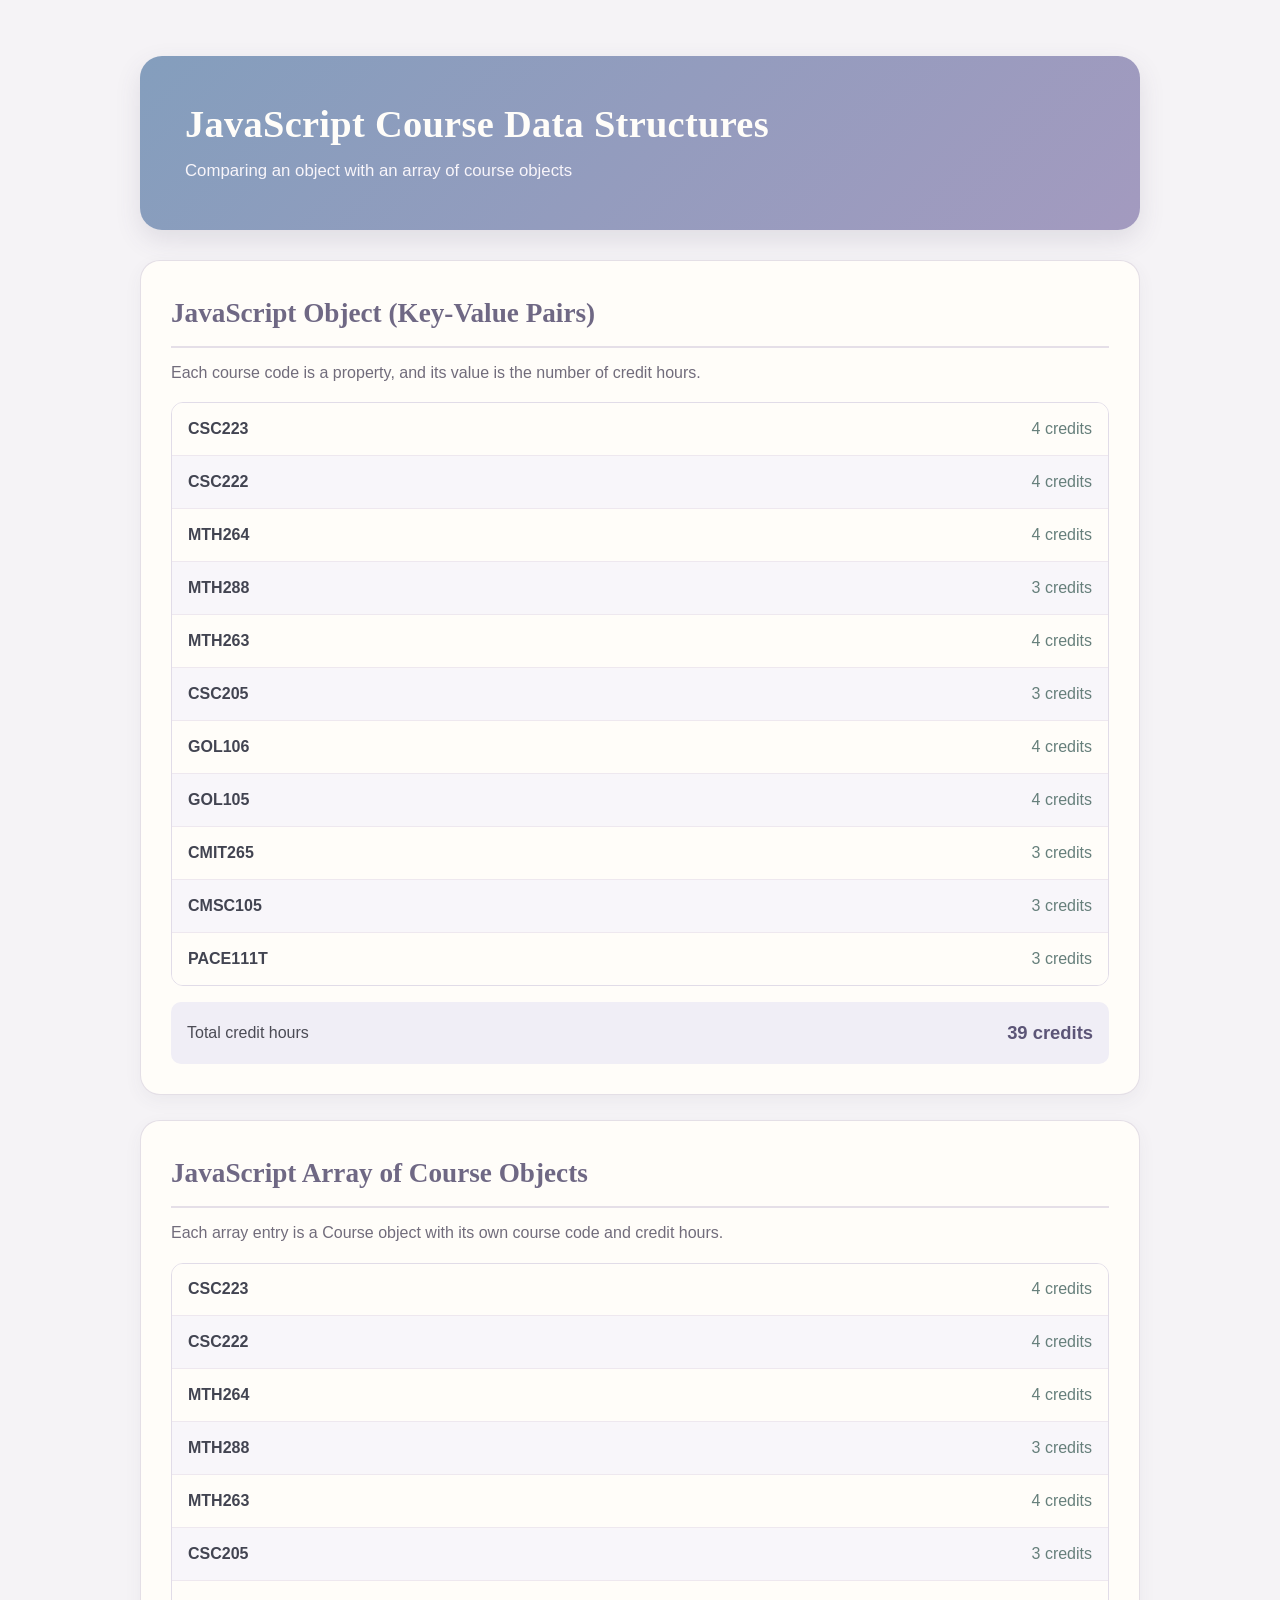
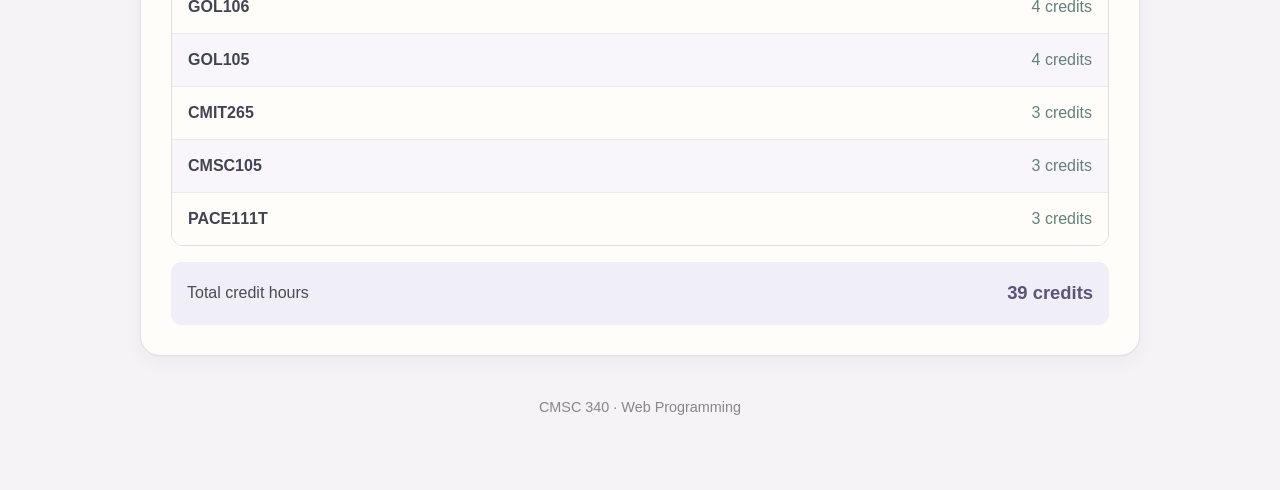
<file: javascript-course-data-structures/index.html>
<!DOCTYPE html>
<html lang="en">
<head>
    <meta charset="UTF-8">
    <meta name="viewport" content="width=device-width, initial-scale=1.0">
    <title>JavaScript Course Data Structures</title>
    <link rel="stylesheet" href="../design.css">
</head>

<body>
    <div class="container coursework-page discussion-six">
        <header>
            <h1>JavaScript Course Data Structures</h1>
            <p>Comparing an object with an array of course objects</p>
        </header>

        <main>
            <section>
                <h2>JavaScript Object (Key-Value Pairs)</h2>
                <p class="section-intro">
                    Each course code is a property, and its value is the number of credit hours.
                </p>
                <div id="associativeArray" class="course-list"></div>
            </section>

            <section>
                <h2>JavaScript Array of Course Objects</h2>
                <p class="section-intro">
                    Each array entry is a Course object with its own course code and credit hours.
                </p>
                <div id="courseObjects" class="course-list"></div>
            </section>
        </main>

        <footer>
            CMSC 340 · Web Programming
        </footer>
    </div>

    <script>
        // Reusable function to display one course as a styled row.
        function addCourseRow(container, courseCode, creditHours) {
            const courseRow = document.createElement("div");
            courseRow.className = "course-row";

            const codeLabel = document.createElement("span");
            codeLabel.className = "course-code";
            codeLabel.textContent = courseCode;

            const creditsLabel = document.createElement("span");
            creditsLabel.className = "credit-value";
            creditsLabel.textContent = creditHours + " credits";

            courseRow.append(codeLabel, creditsLabel);
            container.appendChild(courseRow);
        }

        // Reusable function to display a styled total.
        function addCreditTotal(container, total) {
            const totalRow = document.createElement("p");
            totalRow.className = "credit-total";

            const label = document.createElement("span");
            label.textContent = "Total credit hours";

            const value = document.createElement("strong");
            value.textContent = total + " credits";

            totalRow.append(label, value);
            container.after(totalRow);
        }

        // Each course code is a property; its credit hours are the value.
        const courses = {
            "CSC223": 4,
            "CSC222": 4,
            "MTH264": 4,
            "MTH288": 3,
            "MTH263": 4,
            "CSC205": 3,
            "GOL106": 4,
            "GOL105": 4,
            "CMIT265": 3,
            "CMSC105": 3,
            "PACE111T": 3
        };

        const associativeArraySection = document.getElementById("associativeArray");
        let totalCredits = 0;

        // for...in loops through an object's property names.
        for (const courseCode in courses) {
            addCourseRow(associativeArraySection, courseCode, courses[courseCode]);
            totalCredits += courses[courseCode];
        }

        addCreditTotal(associativeArraySection, totalCredits);

        // A Course object stores a course code and its credit hours together.
        class Course {
            constructor(courseCode, creditHours) {
                this.courseCode = courseCode;
                this.creditHours = creditHours;
            }
        }

        // An array containing Course objects.
        const courseObjArray = [
            new Course("CSC223", 4),
            new Course("CSC222", 4),
            new Course("MTH264", 4),
            new Course("MTH288", 3),
            new Course("MTH263", 4),
            new Course("CSC205", 3),
            new Course("GOL106", 4),
            new Course("GOL105", 4),
            new Course("CMIT265", 3),
            new Course("CMSC105", 3),
            new Course("PACE111T", 3)
        ];

        const courseObjectsSection = document.getElementById("courseObjects");
        let totalObjCredits = 0;

        // for...of loops through array values; each value here is a Course object.
        for (const course of courseObjArray) {
            addCourseRow(courseObjectsSection, course.courseCode, course.creditHours);
            totalObjCredits += course.creditHours;
        }

        addCreditTotal(courseObjectsSection, totalObjCredits);
    </script>
</body>
</html>
</file>
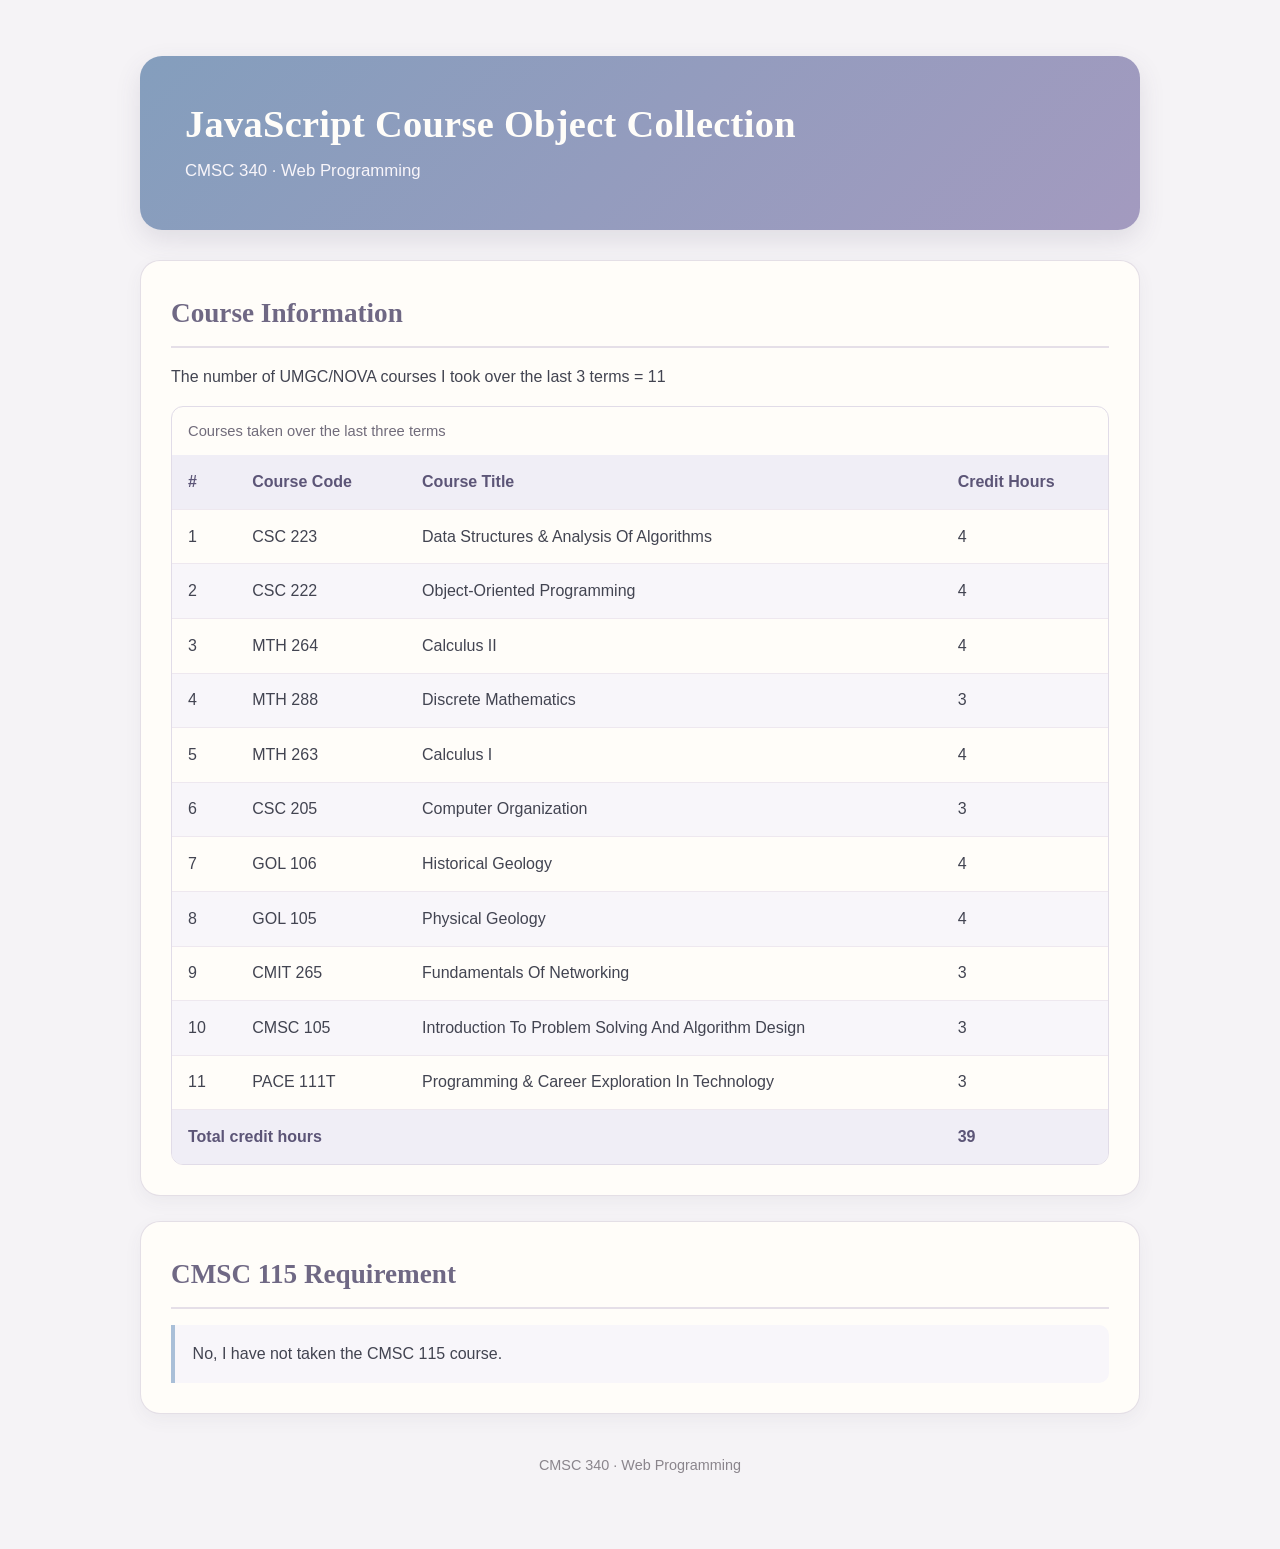
<file: javascript-course-object-collection/index.html>
<!DOCTYPE html>
<!--
    File Name: index.html
    Project: JavaScript Course Object Collection
    Author: Jacob Supplee
-->
<html lang="en">
<head>
    <meta charset="UTF-8">
    <meta name="viewport" content="width=device-width, initial-scale=1">
    <title>JavaScript Course Object Collection</title>
    <link rel="stylesheet" href="../design.css">
    <script src="courseObjects.js" defer></script>
</head>
<body>
    <main class="container coursework-page assignment-five">
        <header>
            <h1>JavaScript Course Object Collection</h1>
            <p>CMSC 340 · Web Programming</p>
        </header>

        <section>
            <h2>Course Information</h2>
            <p id="course-count" aria-live="polite"></p>

            <div class="assignment-five-table-wrap">
                <table class="assignment-five-table">
                    <caption>Courses taken over the last three terms</caption>
                    <thead>
                        <tr>
                            <th scope="col">#</th>
                            <th scope="col">Course Code</th>
                            <th scope="col">Course Title</th>
                            <th scope="col">Credit Hours</th>
                        </tr>
                    </thead>
                    <tbody id="course-table-body">
                        <!-- JavaScript adds course rows here. -->
                    </tbody>
                    <tfoot>
                        <tr>
                            <th scope="row" colspan="3">Total credit hours</th>
                            <td id="total-credits">Calculating...</td>
                        </tr>
                    </tfoot>
                </table>
            </div>
        </section>

        <section>
            <h2>CMSC 115 Requirement</h2>
            <p id="cmsc115-result" aria-live="polite">Checking course list...</p>
        </section>

        <footer>CMSC 340 · Web Programming</footer>
    </main>
</body>
</html>
</file>
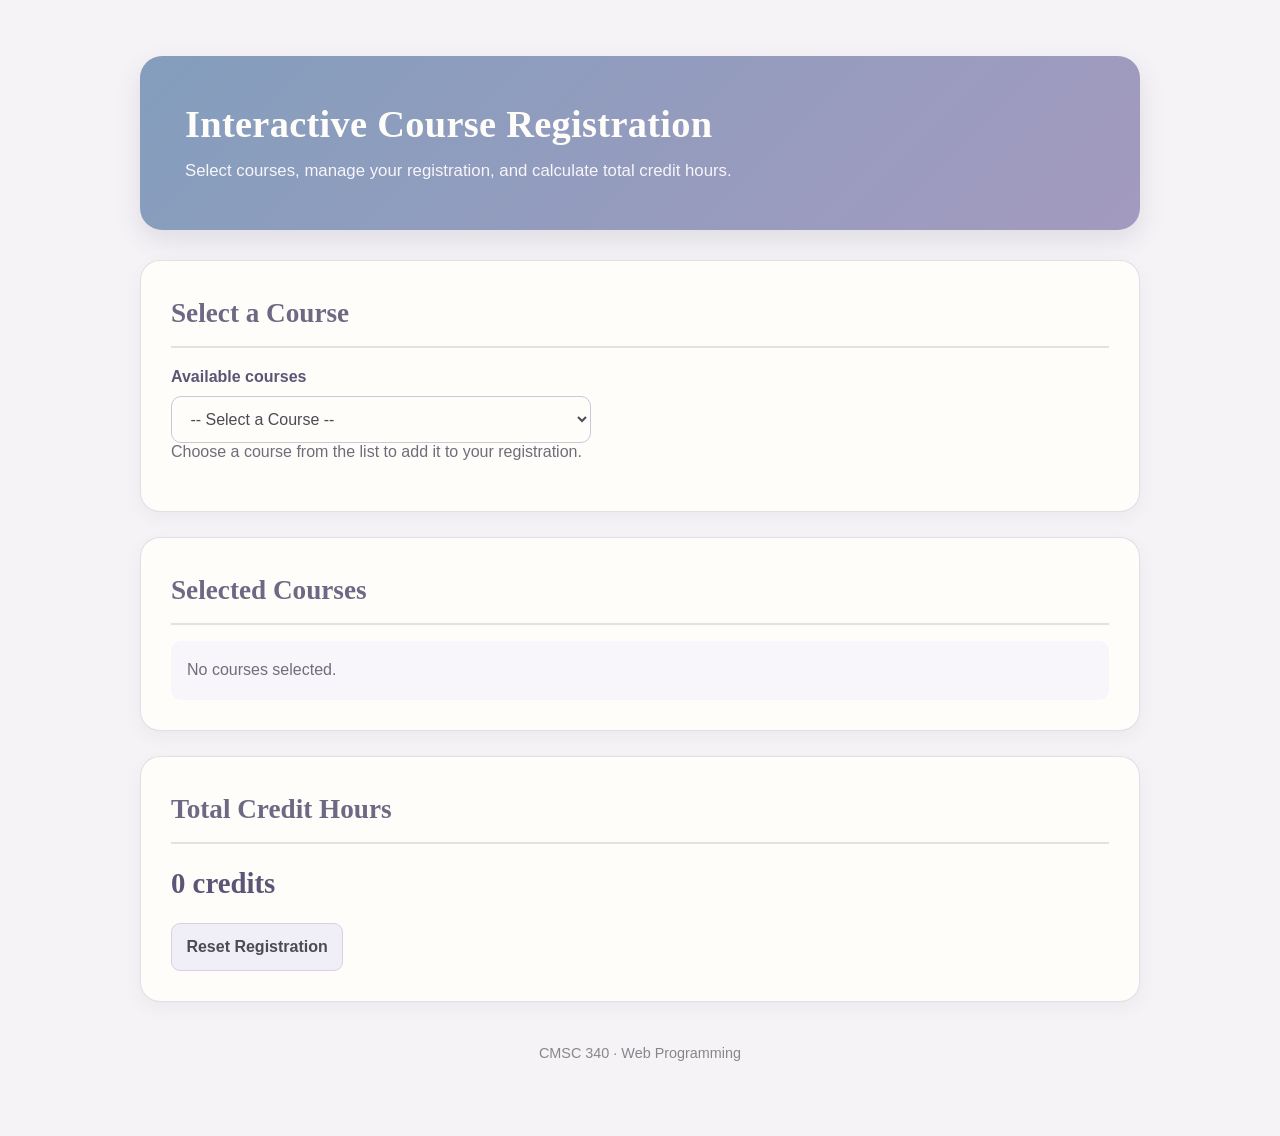
<file: javascript-course-registration/index.html>
<!DOCTYPE html>
<html lang="en">
<head>
    <meta charset="UTF-8">
    <meta name="viewport" content="width=device-width, initial-scale=1.0">
    <title>Interactive Course Registration</title>
    <link rel="stylesheet" href="../design.css">
</head>

<body>
    <div class="container coursework-page course-registration">
        <header>
            <h1>Interactive Course Registration</h1>
            <p>Select courses, manage your registration, and calculate total credit hours.</p>
        </header>

        <main>
            <section>
                <h2>Select a Course</h2>
                <label for="courseSelect">Available courses</label>
                <select id="courseSelect">
                    <option value="">-- Select a Course --</option>
                </select>
                <p id="selectionMessage" class="section-intro" role="status" aria-live="polite">
                    Choose a course from the list to add it to your registration.
                </p>
            </section>

            <section>
                <h2>Selected Courses</h2>
                <div id="selectedCourses" class="registration-list">
                    <p class="empty-state">No courses selected.</p>
                </div>
            </section>

            <section>
                <h2>Total Credit Hours</h2>
                <p id="totalHours" class="registration-total" aria-live="polite">0 credits</p>
                <button id="resetButton" type="button">Reset Registration</button>
            </section>
        </main>

        <footer>
            CMSC 340 · Web Programming
        </footer>
    </div>

    <script>
        // Represents one course and its credit-hour value.
        class Course {
            constructor(code, creditHours) {
                this.code = code;
                this.creditHours = creditHours;
            }
        }

        // Available courses that can be added to the registration.
        const courses = [
            new Course("CMSC 412", 3),
            new Course("CMSC 430", 3),
            new Course("CMSC 440", 3),
            new Course("CMSC 451", 3),
            new Course("CMSC 495", 3),
            new Course("CMIT 326", 3),
            new Course("CMIT 426", 3)
        ];

        const courseSelect = document.getElementById("courseSelect");
        const selectedCoursesDiv = document.getElementById("selectedCourses");
        const totalHoursDiv = document.getElementById("totalHours");
        const selectionMessage = document.getElementById("selectionMessage");
        const resetButton = document.getElementById("resetButton");

        // Fill the dropdown with the available courses.
        courses.forEach(function (course) {
            const option = document.createElement("option");
            option.value = course.code;
            option.textContent = course.code + " (" + course.creditHours + " credits)";
            courseSelect.appendChild(option);
        });

        // Holds the Course objects currently selected by the user.
        const selectedCourses = [];

        // Re-render the list and total whenever the selection changes.
        function renderRegistration() {
            selectedCoursesDiv.replaceChildren();

            if (selectedCourses.length === 0) {
                const emptyMessage = document.createElement("p");
                emptyMessage.className = "empty-state";
                emptyMessage.textContent = "No courses selected.";
                selectedCoursesDiv.appendChild(emptyMessage);
            } else {
                selectedCourses.forEach(function (course) {
                    const courseRow = document.createElement("div");
                    courseRow.className = "registration-row";

                    const courseInfo = document.createElement("span");
                    courseInfo.textContent = course.code + " — " + course.creditHours + " credits";

                    const removeButton = document.createElement("button");
                    removeButton.type = "button";
                    removeButton.className = "remove-course";
                    removeButton.textContent = "Remove";
                    removeButton.setAttribute("aria-label", "Remove " + course.code);
                    removeButton.addEventListener("click", function () {
                        removeCourse(course.code);
                    });

                    courseRow.append(courseInfo, removeButton);
                    selectedCoursesDiv.appendChild(courseRow);
                });
            }

            const totalHours = selectedCourses.reduce(function (total, course) {
                return total + course.creditHours;
            }, 0);

            totalHoursDiv.textContent = totalHours + (totalHours === 1 ? " credit" : " credits");
        }

        // Add a course unless it is already registered.
        function addCourse(courseCode) {
            const selectedCourse = courses.find(function (course) {
                return course.code === courseCode;
            });

            if (!selectedCourse) {
                return;
            }

            const alreadySelected = selectedCourses.some(function (course) {
                return course.code === selectedCourse.code;
            });

            if (alreadySelected) {
                selectionMessage.textContent = selectedCourse.code + " is already in your registration.";
                return;
            }

            selectedCourses.push(selectedCourse);
            selectionMessage.textContent = selectedCourse.code + " added successfully.";
            renderRegistration();
        }

        // Remove one course without clearing the rest.
        function removeCourse(courseCode) {
            const courseIndex = selectedCourses.findIndex(function (course) {
                return course.code === courseCode;
            });

            if (courseIndex === -1) {
                return;
            }

            selectedCourses.splice(courseIndex, 1);
            selectionMessage.textContent = courseCode + " removed from your registration.";
            renderRegistration();
        }

        // Handle changes to the dropdown.
        courseSelect.addEventListener("change", function () {
            if (courseSelect.value === "") {
                return;
            }

            addCourse(courseSelect.value);
            courseSelect.value = "";
        });

        // Reset the full registration.
        resetButton.addEventListener("click", function () {
            selectedCourses.length = 0;
            courseSelect.value = "";
            selectionMessage.textContent = "Registration has been reset.";
            renderRegistration();
        });

        // Show the initial empty state and zero-credit total.
        renderRegistration();
    </script>
</body>
</html>
</file>
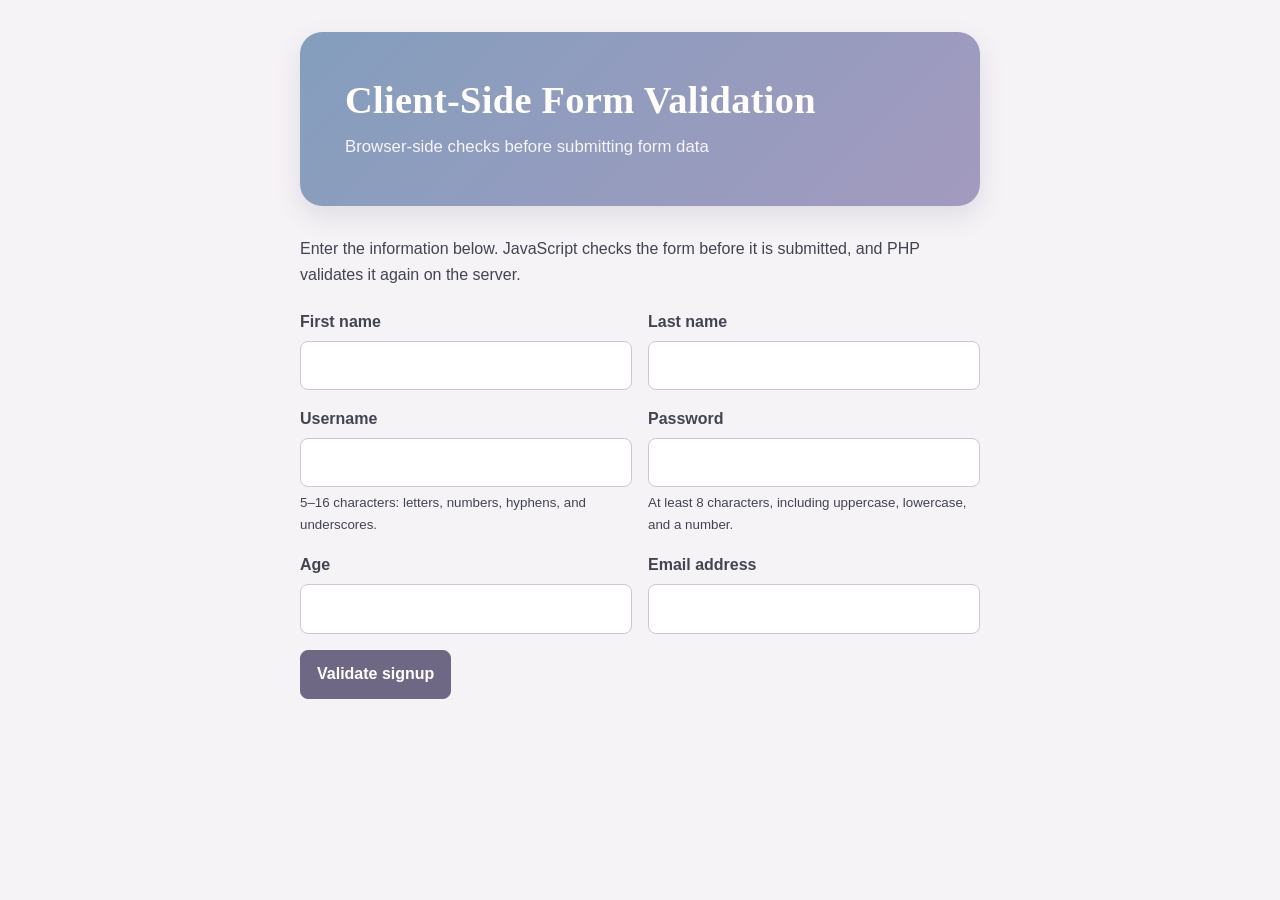
<file: web-form-validation/index.html>
<!DOCTYPE html>
<html lang="en">
<head>
    <meta charset="UTF-8">
    <meta name="viewport" content="width=device-width, initial-scale=1">
    <title>Client-Side Form Validation</title>
    <link rel="stylesheet" href="../design.css">
    <script src="validation.js" defer></script>
    <style>
        .legacy-signup {
            max-width: 680px;
            margin: 2rem auto;
        }

        .legacy-signup form {
            display: grid;
            grid-template-columns: repeat(2, minmax(0, 1fr));
            gap: 1rem;
            margin-top: 1.25rem;
        }

        .legacy-signup .field {
            display: flex;
            flex-direction: column;
            gap: 0.35rem;
            min-width: 0;
        }

        .legacy-signup label {
            font-weight: 700;
        }

        .legacy-signup input {
            width: 100%;
            min-height: 2.75rem;
            padding: 0.65rem 0.75rem;
            border: 1px solid #cfc5d9;
            border-radius: 0.5rem;
            font: inherit;
        }

        .legacy-signup input:focus-visible,
        .legacy-signup button:focus-visible {
            outline: 3px solid #a9bfd8;
            outline-offset: 2px;
        }

        .legacy-signup .form-actions {
            grid-column: 1 / -1;
        }

        .legacy-signup button {
            min-height: 2.75rem;
            padding: 0.65rem 1rem;
            border: 1px solid #6f6884;
            border-radius: 0.5rem;
            color: white;
            background: #6f6884;
            font: inherit;
            font-weight: 700;
            cursor: pointer;
        }

        .legacy-signup button:hover {
            background: #5c5577;
        }

        @media (max-width: 640px) {
            .legacy-signup form {
                grid-template-columns: minmax(0, 1fr);
            }

            .legacy-signup .form-actions {
                grid-column: 1;
            }
        }
    </style>
</head>
<body>
    <main class="container legacy-signup">
        <header>
            <h1>Client-Side Form Validation</h1>
            <p>Browser-side checks before submitting form data</p>
        </header>

        <p>Enter the information below. JavaScript checks the form before it is submitted, and PHP validates it again on the server.</p>

        <form method="post" action="server-validation.php" onsubmit="return validate(this)">
            <div class="field">
                <label for="forename">First name</label>
                <input id="forename" type="text" name="forename" maxlength="32"
                       autocomplete="given-name" required>
            </div>

            <div class="field">
                <label for="surname">Last name</label>
                <input id="surname" type="text" name="surname" maxlength="32"
                       autocomplete="family-name" required>
            </div>

            <div class="field">
                <label for="username">Username</label>
                <input id="username" type="text" name="username" minlength="5" maxlength="16"
                       pattern="[a-zA-Z0-9_-]+" autocomplete="username" required>
                <small>5–16 characters: letters, numbers, hyphens, and underscores.</small>
            </div>

            <div class="field">
                <label for="password">Password</label>
                <input id="password" type="password" name="password" minlength="8" maxlength="128"
                       autocomplete="new-password" required>
                <small>At least 8 characters, including uppercase, lowercase, and a number.</small>
            </div>

            <div class="field">
                <label for="age">Age</label>
                <input id="age" type="number" name="age" min="18" max="110" step="1"
                       inputmode="numeric" required>
            </div>

            <div class="field">
                <label for="email">Email address</label>
                <input id="email" type="email" name="email" maxlength="254"
                       autocomplete="email" required>
            </div>

            <div class="form-actions">
                <button type="submit">Validate signup</button>
            </div>
        </form>
    </main>
</body>
</html>
</file>
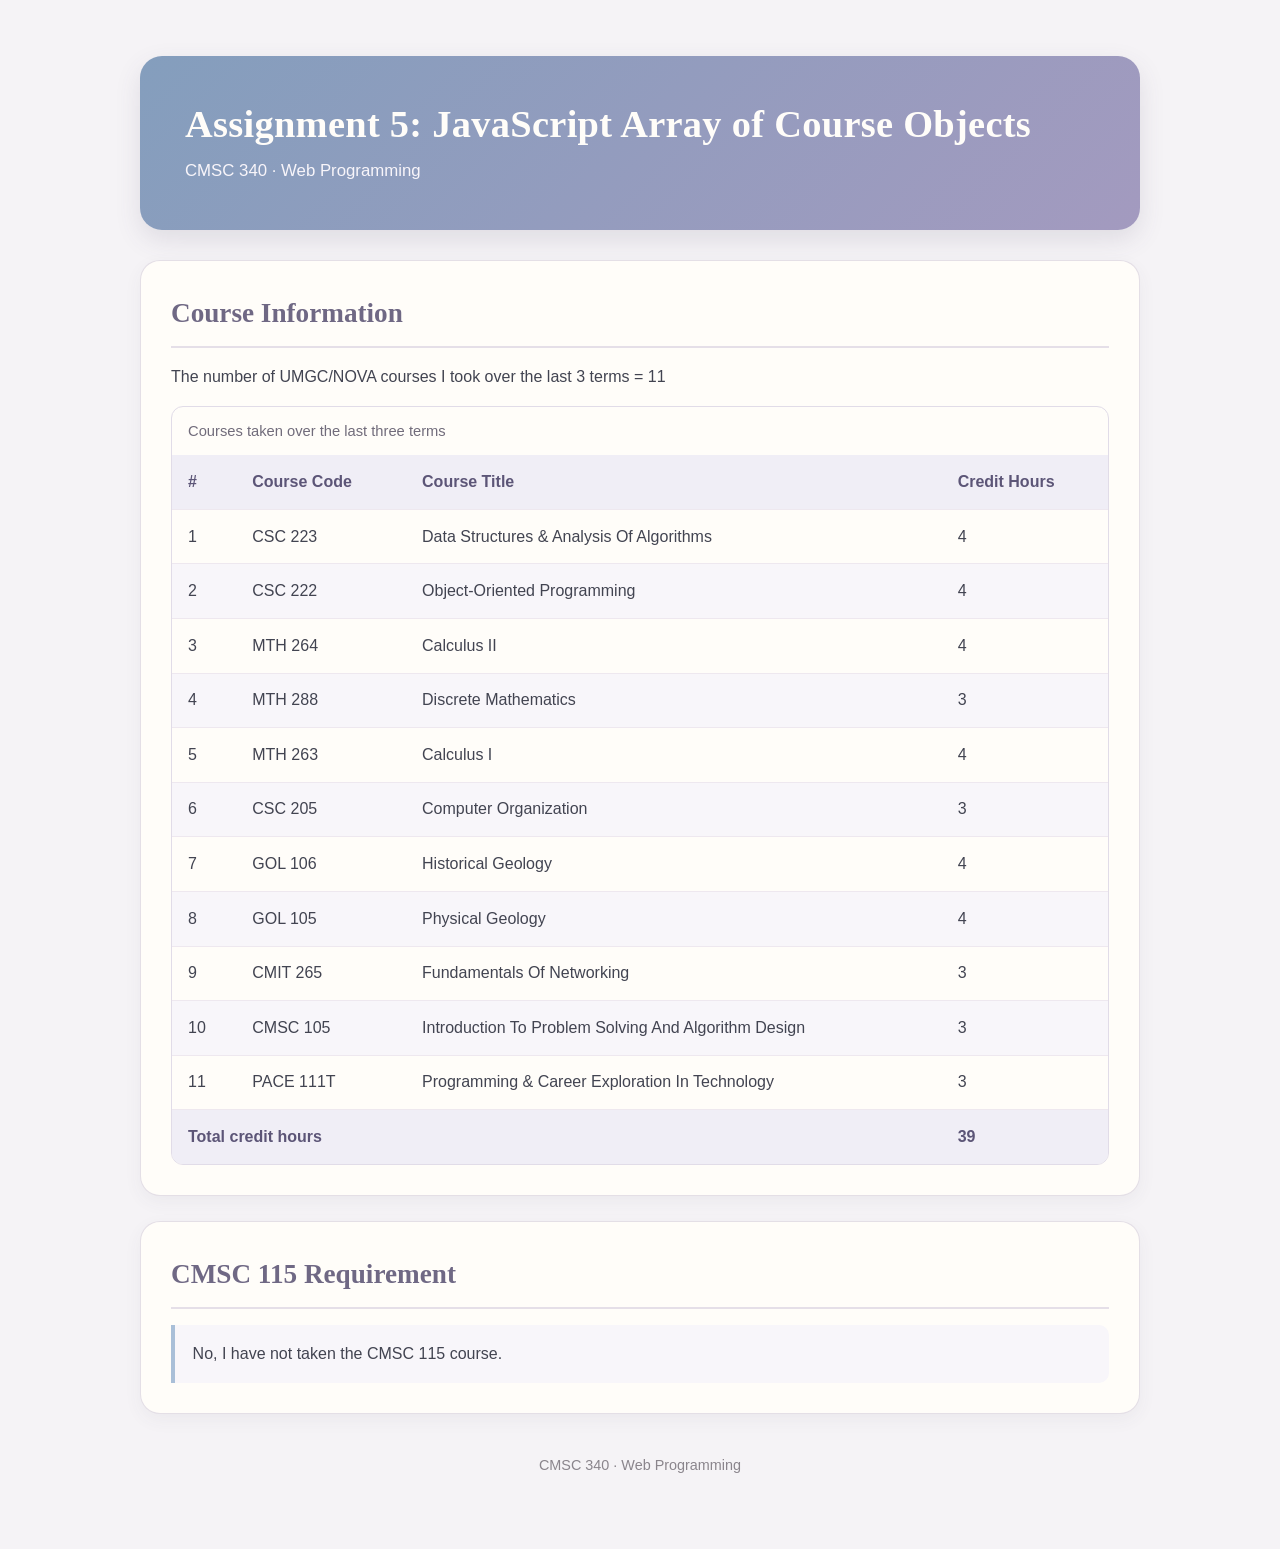
<file: assignment5/AssignmentSolution-W6-A1-JacobSupplee.html>
<!DOCTYPE html>
<!--
    File Name: AssignmentSolution-W6-A1-JacobSupplee.html
    Assignment: Week 6 Assignment 1
    Author: Jacob Supplee
-->
<html lang="en">
<head>
    <meta charset="UTF-8">
    <meta name="viewport" content="width=device-width, initial-scale=1">
    <title>Assignment 5: JavaScript Array of Course Objects</title>
    <link rel="stylesheet" href="../design.css">
    <script src="courseObjects.js" defer></script>
</head>
<body>
    <main class="container coursework-page assignment-five">
        <header>
            <h1>Assignment 5: JavaScript Array of Course Objects</h1>
            <p>CMSC 340 · Web Programming</p>
        </header>

        <section>
            <h2>Course Information</h2>
            <p id="course-count" aria-live="polite"></p>

            <div class="assignment-five-table-wrap">
                <table class="assignment-five-table">
                    <caption>Courses taken over the last three terms</caption>
                    <thead>
                        <tr>
                            <th scope="col">#</th>
                            <th scope="col">Course Code</th>
                            <th scope="col">Course Title</th>
                            <th scope="col">Credit Hours</th>
                        </tr>
                    </thead>
                    <tbody id="course-table-body">
                        <!-- JavaScript adds course rows here. -->
                    </tbody>
                    <tfoot>
                        <tr>
                            <th scope="row" colspan="3">Total credit hours</th>
                            <td id="total-credits">Calculating...</td>
                        </tr>
                    </tfoot>
                </table>
            </div>
        </section>

        <section>
            <h2>CMSC 115 Requirement</h2>
            <p id="cmsc115-result" aria-live="polite">Checking course list...</p>
        </section>

        <footer>CMSC 340 · Web Programming</footer>
    </main>
</body>
</html>
</file>
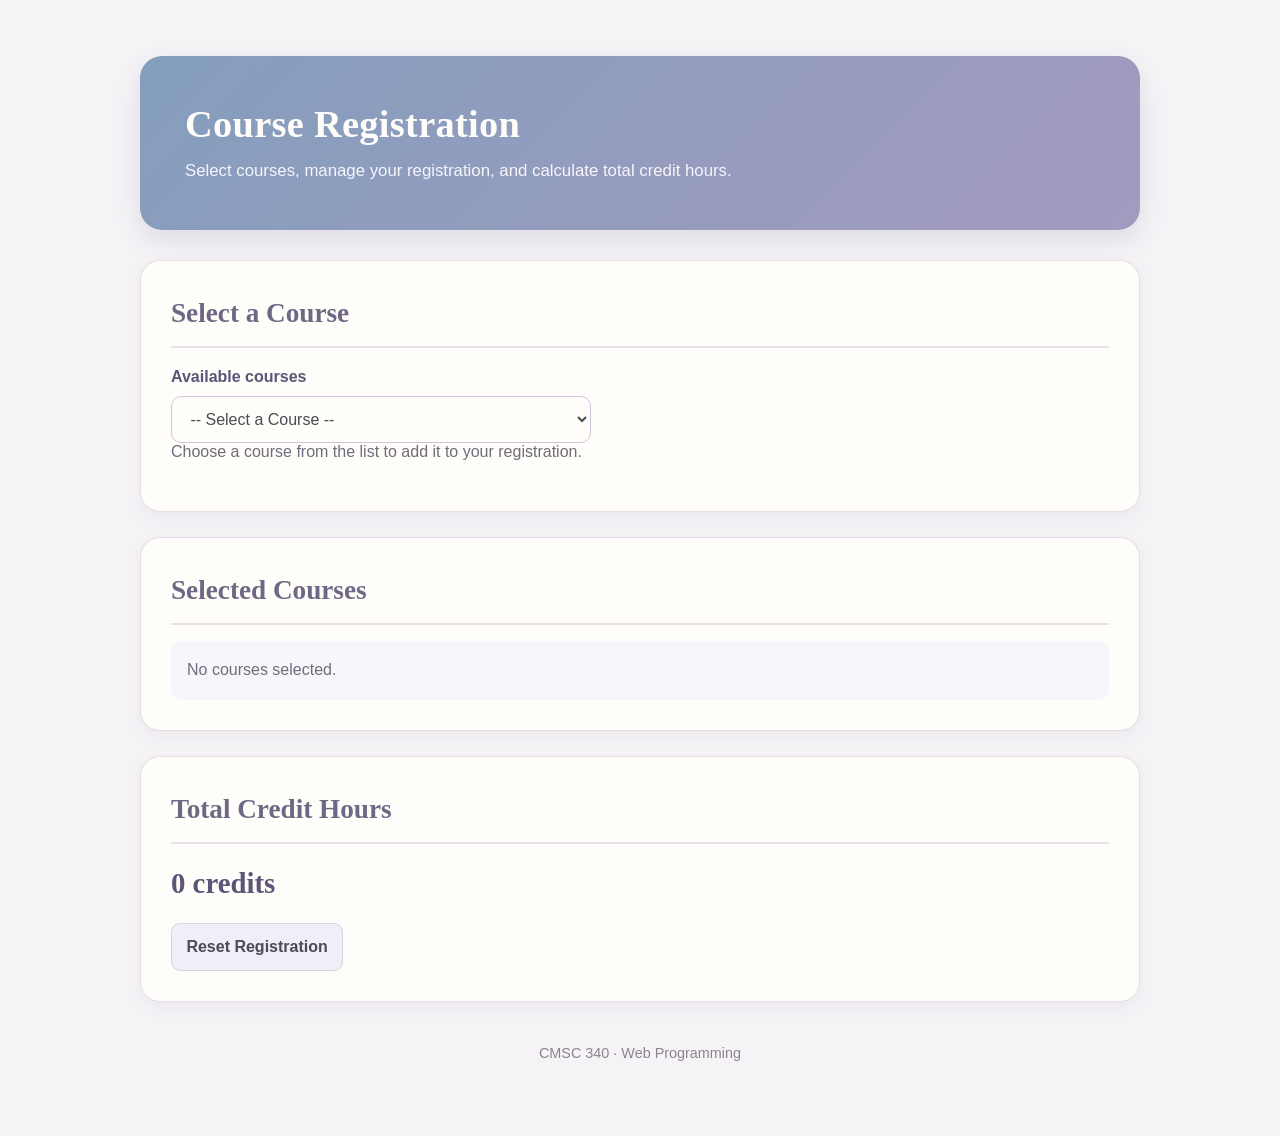
<file: discussion7/CourseRegistration.html>
<!DOCTYPE html>
<html lang="en">
<head>
    <meta charset="UTF-8">
    <meta name="viewport" content="width=device-width, initial-scale=1.0">
    <title>Course Registration</title>
    <link rel="stylesheet" href="../design.css">
</head>

<body>
    <div class="container coursework-page course-registration">
        <header>
            <h1>Course Registration</h1>
            <p>Select courses, manage your registration, and calculate total credit hours.</p>
        </header>

        <main>
            <section>
                <h2>Select a Course</h2>
                <label for="courseSelect">Available courses</label>
                <select id="courseSelect">
                    <option value="">-- Select a Course --</option>
                </select>
                <p id="selectionMessage" class="section-intro" role="status" aria-live="polite">
                    Choose a course from the list to add it to your registration.
                </p>
            </section>

            <section>
                <h2>Selected Courses</h2>
                <div id="selectedCourses" class="registration-list">
                    <p class="empty-state">No courses selected.</p>
                </div>
            </section>

            <section>
                <h2>Total Credit Hours</h2>
                <p id="totalHours" class="registration-total" aria-live="polite">0 credits</p>
                <button id="resetButton" type="button">Reset Registration</button>
            </section>
        </main>

        <footer>
            CMSC 340 · Web Programming
        </footer>
    </div>

    <script>
        // Represents one course and its credit-hour value.
        class Course {
            constructor(code, creditHours) {
                this.code = code;
                this.creditHours = creditHours;
            }
        }

        // Available courses that can be added to the registration.
        const courses = [
            new Course("CMSC 412", 3),
            new Course("CMSC 430", 3),
            new Course("CMSC 440", 3),
            new Course("CMSC 451", 3),
            new Course("CMSC 495", 3),
            new Course("CMIT 326", 3),
            new Course("CMIT 426", 3)
        ];

        const courseSelect = document.getElementById("courseSelect");
        const selectedCoursesDiv = document.getElementById("selectedCourses");
        const totalHoursDiv = document.getElementById("totalHours");
        const selectionMessage = document.getElementById("selectionMessage");
        const resetButton = document.getElementById("resetButton");

        // Fill the dropdown with the available courses.
        courses.forEach(function (course) {
            const option = document.createElement("option");
            option.value = course.code;
            option.textContent = course.code + " (" + course.creditHours + " credits)";
            courseSelect.appendChild(option);
        });

        // Holds the Course objects currently selected by the user.
        const selectedCourses = [];

        // Re-render the list and total whenever the selection changes.
        function renderRegistration() {
            selectedCoursesDiv.replaceChildren();

            if (selectedCourses.length === 0) {
                const emptyMessage = document.createElement("p");
                emptyMessage.className = "empty-state";
                emptyMessage.textContent = "No courses selected.";
                selectedCoursesDiv.appendChild(emptyMessage);
            } else {
                selectedCourses.forEach(function (course) {
                    const courseRow = document.createElement("div");
                    courseRow.className = "registration-row";

                    const courseInfo = document.createElement("span");
                    courseInfo.textContent = course.code + " — " + course.creditHours + " credits";

                    const removeButton = document.createElement("button");
                    removeButton.type = "button";
                    removeButton.className = "remove-course";
                    removeButton.textContent = "Remove";
                    removeButton.setAttribute("aria-label", "Remove " + course.code);
                    removeButton.addEventListener("click", function () {
                        removeCourse(course.code);
                    });

                    courseRow.append(courseInfo, removeButton);
                    selectedCoursesDiv.appendChild(courseRow);
                });
            }

            const totalHours = selectedCourses.reduce(function (total, course) {
                return total + course.creditHours;
            }, 0);

            totalHoursDiv.textContent = totalHours + (totalHours === 1 ? " credit" : " credits");
        }

        // Add a course unless it is already registered.
        function addCourse(courseCode) {
            const selectedCourse = courses.find(function (course) {
                return course.code === courseCode;
            });

            if (!selectedCourse) {
                return;
            }

            const alreadySelected = selectedCourses.some(function (course) {
                return course.code === selectedCourse.code;
            });

            if (alreadySelected) {
                selectionMessage.textContent = selectedCourse.code + " is already in your registration.";
                return;
            }

            selectedCourses.push(selectedCourse);
            selectionMessage.textContent = selectedCourse.code + " added successfully.";
            renderRegistration();
        }

        // Remove one course without clearing the rest.
        function removeCourse(courseCode) {
            const courseIndex = selectedCourses.findIndex(function (course) {
                return course.code === courseCode;
            });

            if (courseIndex === -1) {
                return;
            }

            selectedCourses.splice(courseIndex, 1);
            selectionMessage.textContent = courseCode + " removed from your registration.";
            renderRegistration();
        }

        // Handle changes to the dropdown.
        courseSelect.addEventListener("change", function () {
            if (courseSelect.value === "") {
                return;
            }

            addCourse(courseSelect.value);
            courseSelect.value = "";
        });

        // Reset the full registration.
        resetButton.addEventListener("click", function () {
            selectedCourses.length = 0;
            courseSelect.value = "";
            selectionMessage.textContent = "Registration has been reset.";
            renderRegistration();
        });

        // Show the initial empty state and zero-credit total.
        renderRegistration();
    </script>
</body>
</html>
</file>
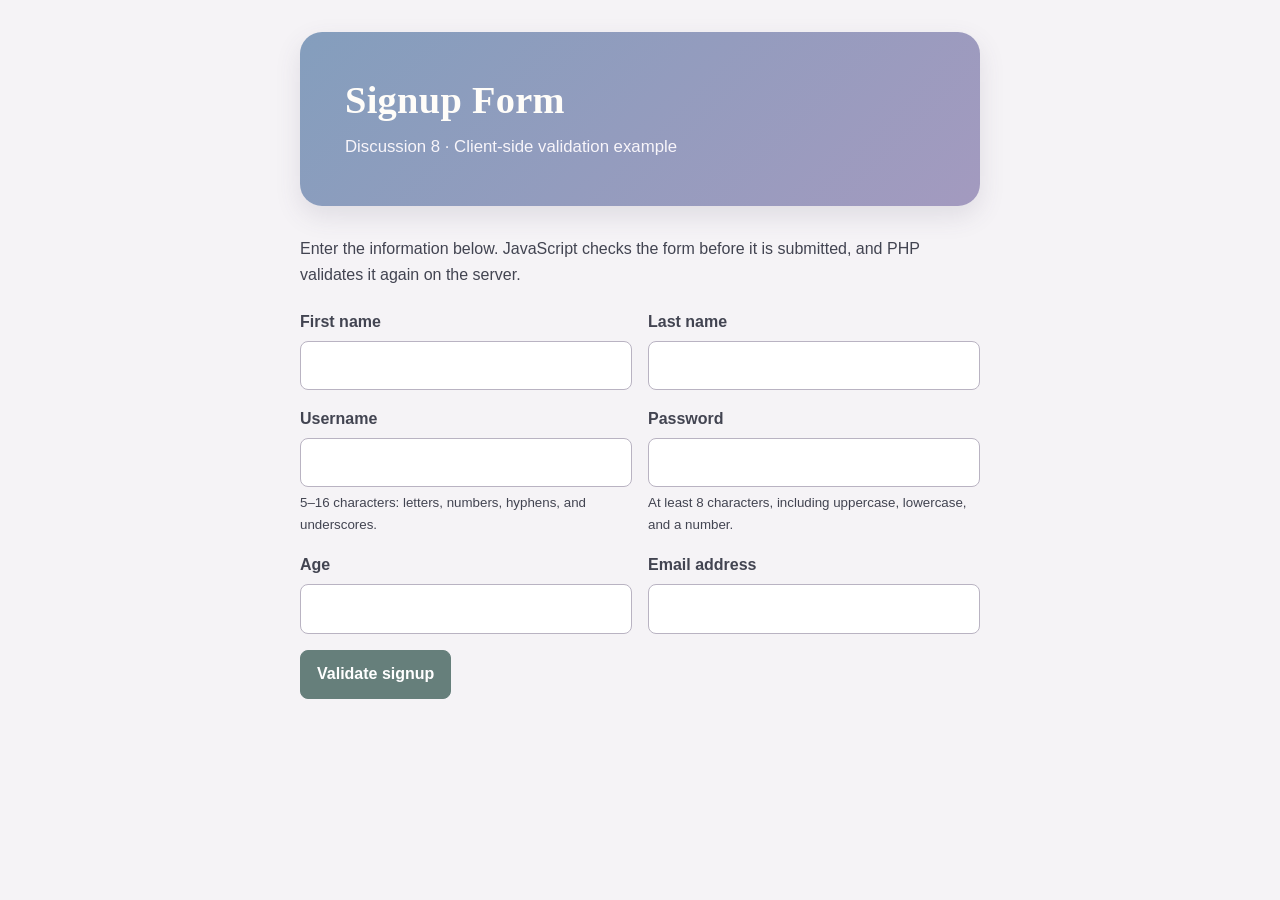
<file: discussion8/validate.html>
<!DOCTYPE html>
<html lang="en">
<head>
    <meta charset="UTF-8">
    <meta name="viewport" content="width=device-width, initial-scale=1">
    <title>Discussion 8: Signup Form</title>
    <link rel="stylesheet" href="../design.css">
    <script src="validate_functions.js" defer></script>
    <style>
        .legacy-signup {
            max-width: 680px;
            margin: 2rem auto;
        }

        .legacy-signup form {
            display: grid;
            grid-template-columns: repeat(2, minmax(0, 1fr));
            gap: 1rem;
            margin-top: 1.25rem;
        }

        .legacy-signup .field {
            display: flex;
            flex-direction: column;
            gap: 0.35rem;
            min-width: 0;
        }

        .legacy-signup label {
            font-weight: 700;
        }

        .legacy-signup input {
            width: 100%;
            min-height: 2.75rem;
            padding: 0.65rem 0.75rem;
            border: 1px solid #b9b3c2;
            border-radius: 0.5rem;
            font: inherit;
        }

        .legacy-signup input:focus-visible,
        .legacy-signup button:focus-visible {
            outline: 3px solid #2764c5;
            outline-offset: 2px;
        }

        .legacy-signup .form-actions {
            grid-column: 1 / -1;
        }

        .legacy-signup button {
            min-height: 2.75rem;
            padding: 0.65rem 1rem;
            border: 1px solid #667f7b;
            border-radius: 0.5rem;
            color: white;
            background: #667f7b;
            font: inherit;
            font-weight: 700;
            cursor: pointer;
        }

        .legacy-signup button:hover {
            background: #526a66;
        }

        @media (max-width: 640px) {
            .legacy-signup form {
                grid-template-columns: minmax(0, 1fr);
            }

            .legacy-signup .form-actions {
                grid-column: 1;
            }
        }
    </style>
</head>
<body>
    <main class="container legacy-signup">
        <header>
            <h1>Signup Form</h1>
            <p>Discussion 8 · Client-side validation example</p>
        </header>

        <p>Enter the information below. JavaScript checks the form before it is submitted, and PHP validates it again on the server.</p>

        <form method="post" action="adduser.php" onsubmit="return validate(this)">
            <div class="field">
                <label for="forename">First name</label>
                <input id="forename" type="text" name="forename" maxlength="32"
                       autocomplete="given-name" required>
            </div>

            <div class="field">
                <label for="surname">Last name</label>
                <input id="surname" type="text" name="surname" maxlength="32"
                       autocomplete="family-name" required>
            </div>

            <div class="field">
                <label for="username">Username</label>
                <input id="username" type="text" name="username" minlength="5" maxlength="16"
                       pattern="[a-zA-Z0-9_-]+" autocomplete="username" required>
                <small>5–16 characters: letters, numbers, hyphens, and underscores.</small>
            </div>

            <div class="field">
                <label for="password">Password</label>
                <input id="password" type="password" name="password" minlength="8" maxlength="128"
                       autocomplete="new-password" required>
                <small>At least 8 characters, including uppercase, lowercase, and a number.</small>
            </div>

            <div class="field">
                <label for="age">Age</label>
                <input id="age" type="number" name="age" min="18" max="110" step="1"
                       inputmode="numeric" required>
            </div>

            <div class="field">
                <label for="email">Email address</label>
                <input id="email" type="email" name="email" maxlength="254"
                       autocomplete="email" required>
            </div>

            <div class="form-actions">
                <button type="submit">Validate signup</button>
            </div>
        </form>
    </main>
</body>
</html>
</file>
<file: design.css>
/* Page */
body {
    font-family: "Trebuchet MS", Arial, sans-serif;
    background-color: #f7f3f5;
    color: #4b4b55;
    margin: 0;
    line-height: 1.6;
}

/* Main content */
.container {
    width: 85%;
    max-width: 1000px;
    margin: 50px auto;
}

/* Header */
header {
    background: linear-gradient(135deg, #a9bfd8, #b9b0d8);
    color: #fffdf9;
    padding: 45px;
    border-radius: 22px;
    margin-bottom: 30px;
    box-shadow: 0 8px 20px rgba(110, 100, 130, 0.16);
}

    header h1 {
        font-family: Georgia, "Times New Roman", serif;
        font-size: 2.4em;
        margin: 0 0 10px;
        letter-spacing: 0.3px;
    }

    header p {
        color: #f8f5fa;
        font-size: 1.05em;
        margin: 0;
    }

/* Sections */
section {
    background-color: #fffdf9;
    padding: 30px;
    margin-bottom: 25px;
    border-radius: 20px;
    box-shadow: 0 5px 15px rgba(90, 85, 95, 0.07);
}

    section h2 {
        font-family: Georgia, "Times New Roman", serif;
        color: #6f6884;
        font-size: 1.7em;
        margin-top: 0;
        margin-bottom: 20px;
        padding-bottom: 10px;
        border-bottom: 2px solid #e5dfe8;
    }

/* Lists */
ul {
    list-style: none;
    padding: 0;
    margin: 0;
}

li {
    margin-bottom: 12px;
}

/* Links */
a {
    display: block;
    background-color: #f3f0f6;
    color: #667f7b;
    text-decoration: none;
    font-weight: bold;
    padding: 15px 18px;
    border-radius: 12px;
    border: 1px solid #e1dce5;
    transition: all 0.2s ease;
}

    a:hover {
        background-color: #e8e2ee;
        color: #5d6575;
        border-color: #cfc5d9;
        transform: translateX(5px);
        box-shadow: 0 4px 10px rgba(100, 90, 110, 0.08);
    }

/* Footer */
footer {
    text-align: center;
    color: #8a858c;
    padding: 15px;
    font-size: 0.9em;
}

/* Login Page */
.login-box {
    width: 85%;
    max-width: 700px;
    margin: 100px auto;
    padding: 45px;
    background-color: #fffdf9;
    text-align: center;
    border-radius: 22px;
    box-shadow: 0 8px 20px rgba(90, 85, 95, 0.09);
    border: 1px solid #eee8ef;
}

    .login-box h1 {
        font-family: Georgia, "Times New Roman", serif;
        color: #6f6884;
        margin-top: 0;
        margin-bottom: 10px;
    }

    .login-box p {
        color: #718985;
        font-size: 1.1em;
        font-weight: bold;
    }


/* Coursework pages: scoped styles shared by Discussion 2, Discussion 3, and Assignment 1. */
.coursework-page {
    width: min(85%, 1000px);
}

.coursework-page section h2 {
    margin-bottom: 1rem;
}

.profile-grid {
    display: grid;
    grid-template-columns: repeat(2, minmax(0, 1fr));
    gap: 1rem;
}

.profile-card {
    min-width: 0;
    padding: 1.25rem;
    background: #f8f7fb;
    border: 1px solid #e1dce8;
    border-radius: 14px;
}

.profile-card h2 {
    margin: 0 0 1rem;
    color: #6f6884;
    font-family: Georgia, "Times New Roman", serif;
    font-size: 1.35rem;
}

.profile-details {
    display: grid;
    gap: 0.75rem;
    margin: 0;
}

.profile-details > div,
.calculation-result {
    display: flex;
    align-items: baseline;
    justify-content: space-between;
    gap: 1rem;
    padding-bottom: 0.65rem;
    border-bottom: 1px solid #e5dfe8;
}

.profile-details > div:last-child {
    padding-bottom: 0;
    border-bottom: 0;
}

.profile-details dt,
.calculation-result span {
    color: #716c7b;
    font-size: 0.92rem;
    font-weight: 700;
}

.profile-details dd {
    margin: 0;
    text-align: right;
    overflow-wrap: anywhere;
}

.section-intro {
    margin-top: -0.25rem;
    color: #716c7b;
}

.formula {
    margin: 0 0 1.25rem;
    color: #5c5577;
    font-family: Georgia, "Times New Roman", serif;
    font-size: clamp(1.2rem, 3vw, 1.6rem);
    font-weight: 700;
}

.calculation-result {
    padding: 0.9rem 0;
}

.calculation-result strong {
    text-align: right;
    overflow-wrap: anywhere;
}

/* Course rows and totals used by Discussions 6 and 7. */
.course-list {
    overflow: hidden;
    border: 1px solid #e1dce8;
    border-radius: 12px;
}

.course-row {
    display: flex;
    justify-content: space-between;
    gap: 1rem;
    padding: 0.8rem 1rem;
    background: #fffdf9;
    border-bottom: 1px solid #eee8ef;
}

.course-row:nth-child(even) {
    background: #f8f6fa;
}

.course-row:last-child {
    border-bottom: 0;
}

.course-code {
    font-weight: 700;
}

.credit-value {
    color: #667f7b;
    white-space: nowrap;
}

.credit-total {
    display: flex;
    justify-content: space-between;
    align-items: center;
    gap: 1rem;
    margin: 1rem 0 0;
    padding: 1rem;
    color: #4b4b55;
    background: #f0eef6;
    border-radius: 10px;
}

.credit-total strong {
    color: #5c5577;
    font-size: 1.15rem;
}

@media (max-width: 640px) {
    .coursework-page {
        width: 92%;
        margin-top: 1.5rem;
    }

    .coursework-page header {
        padding: 1.5rem;
    }

    .coursework-page header h1 {
        font-size: 1.8rem;
    }

    .coursework-page section {
        padding: 1.25rem;
    }

    .profile-grid {
        grid-template-columns: minmax(0, 1fr);
    }

    .course-row,
    .profile-details > div,
    .calculation-result {
        gap: 0.75rem;
    }
}

/* Discussion 7: interactive course registration page. */
.course-registration label {
    display: block;
    margin-bottom: 0.4rem;
    color: #5c5577;
    font-weight: 700;
}

.course-registration select {
    width: 100%;
    max-width: 420px;
    padding: 0.8rem 0.9rem;
    color: #4b4b55;
    background: #fffdf9;
    border: 1px solid #cfc5d9;
    border-radius: 10px;
    font: inherit;
}

.course-registration select:focus,
.course-registration button:focus-visible {
    outline: 3px solid #a9bfd8;
    outline-offset: 2px;
}

.registration-list {
    display: grid;
    gap: 0.65rem;
}

.registration-row {
    display: flex;
    align-items: center;
    justify-content: space-between;
    gap: 1rem;
    padding: 0.85rem 1rem;
    background: #f8f6fa;
    border: 1px solid #e5dfe8;
    border-radius: 10px;
}

.registration-total {
    margin: 0 0 1rem;
    color: #5c5577;
    font-family: Georgia, "Times New Roman", serif;
    font-size: 1.8rem;
    font-weight: 700;
}

.course-registration button {
    padding: 0.6rem 0.9rem;
    color: #4b4b55;
    background: #f0eef6;
    border: 1px solid #d9d1e2;
    border-radius: 9px;
    font: inherit;
    font-weight: 700;
    cursor: pointer;
}

.course-registration button:hover {
    background: #e5dfef;
}

.course-registration .remove-course {
    color: #7b4f59;
    background: #f8edf0;
    border-color: #ead4da;
    white-space: nowrap;
}

.course-registration .remove-course:hover {
    background: #f1dfe4;
}

.empty-state {
    margin: 0;
    padding: 1rem;
    color: #716c7b;
    background: #f8f6fa;
    border-radius: 10px;
}

@media (max-width: 640px) {
    .registration-row {
        align-items: flex-start;
        flex-direction: column;
    }
}


/* Assignment 2: PHP array of course objects. */
.assignment-two-summary {
    display: grid;
    grid-template-columns: repeat(2, minmax(0, 1fr));
    gap: 1rem;
}

.assignment-two-summary > div {
    display: flex;
    flex-direction: column;
    gap: 0.25rem;
    padding: 1.1rem 1.25rem;
    background: #f0eef6;
    border-radius: 12px;
}

.assignment-two-summary span {
    color: #716c7b;
    font-size: 0.92rem;
    font-weight: 700;
}

.assignment-two-summary strong {
    color: #5c5577;
    font-family: Georgia, "Times New Roman", serif;
    font-size: 1.8rem;
}

.assignment-two-table-wrap {
    width: 100%;
    overflow-x: auto;
    border: 1px solid #e1dce8;
    border-radius: 12px;
}

.assignment-two-table {
    width: 100%;
    border-collapse: collapse;
    text-align: left;
}

.assignment-two-table th,
.assignment-two-table td {
    padding: 0.85rem 1rem;
    border-bottom: 1px solid #eee8ef;
    vertical-align: top;
}

.assignment-two-table th {
    color: #5c5577;
    background: #f0eef6;
    font-size: 0.92rem;
}

.assignment-two-table tbody tr:nth-child(even) {
    background: #f8f6fa;
}

.assignment-two-table tbody tr:last-child td {
    border-bottom: 0;
}

.assignment-two-table th:first-child,
.assignment-two-table td:first-child,
.assignment-two-table th:last-child,
.assignment-two-table td:last-child {
    white-space: nowrap;
}

.assignment-two-answer {
    margin: 0;
    padding: 1rem 1.1rem;
    background: #f8f6fa;
    border-left: 4px solid #a9bfd8;
    border-radius: 0 10px 10px 0;
}

@media (max-width: 640px) {
    .assignment-two-summary {
        grid-template-columns: minmax(0, 1fr);
    }

    .assignment-two-table th,
    .assignment-two-table td {
        padding: 0.7rem;
    }
}


/* Assignment 4: PDO course database page. */
.assignment-four-message {
    margin: 0 0 1.25rem;
    padding: 0.9rem 1rem;
    border: 1px solid transparent;
    border-radius: 10px;
}

.assignment-four-message.success {
    color: #365f50;
    background: #edf6f0;
    border-color: #cfe5d6;
}

.assignment-four-message.error {
    color: #804c56;
    background: #fbf0f1;
    border-color: #edd5d9;
}

.assignment-four-form {
    display: grid;
    gap: 1rem;
}

.assignment-four-field {
    display: grid;
    gap: 0.35rem;
}

.assignment-four-field label {
    color: #5c5577;
    font-weight: 700;
}

.assignment-four-field input {
    width: 100%;
    max-width: 560px;
    box-sizing: border-box;
    padding: 0.75rem 0.85rem;
    color: #4b4b55;
    background: #fffdf9;
    border: 1px solid #cfc5d9;
    border-radius: 9px;
    font: inherit;
}

.assignment-four-field input:focus-visible,
.assignment-four-form button:focus-visible {
    outline: 3px solid #a9bfd8;
    outline-offset: 2px;
}

.assignment-four-form button {
    justify-self: start;
    padding: 0.7rem 1.1rem;
    color: #4b4b55;
    background: #f0eef6;
    border: 1px solid #d9d1e2;
    border-radius: 9px;
    font: inherit;
    font-weight: 700;
    cursor: pointer;
}

.assignment-four-form button:hover {
    background: #e5dfef;
}

.assignment-four-count {
    margin-top: -0.5rem;
    color: #716c7b;
}

.assignment-four-empty {
    margin: 0;
    padding: 1rem;
    color: #716c7b;
    background: #f8f6fa;
    border-radius: 10px;
}

.assignment-four-table-wrap {
    width: 100%;
    overflow-x: auto;
    border: 1px solid #e1dce8;
    border-radius: 12px;
}

.assignment-four-table {
    width: 100%;
    border-collapse: collapse;
    text-align: left;
}

.assignment-four-table th,
.assignment-four-table td {
    padding: 0.85rem 1rem;
    border-bottom: 1px solid #eee8ef;
    vertical-align: top;
}

.assignment-four-table thead th {
    color: #5c5577;
    background: #f0eef6;
}

.assignment-four-table tbody tr:nth-child(even) {
    background: #f8f6fa;
}

.assignment-four-table tbody tr:last-child td {
    border-bottom: 1px solid #eee8ef;
}

.assignment-four-table tfoot th,
.assignment-four-table tfoot td {
    color: #5c5577;
    background: #f0eef6;
    font-weight: 700;
    border-bottom: 0;
}

@media (max-width: 640px) {
    .assignment-four-table th,
    .assignment-four-table td {
        padding: 0.7rem;
    }
}


/* Assignment 5: JavaScript course object table. */
.assignment-five-table-wrap {
    width: 100%;
    overflow-x: auto;
    border: 1px solid #e1dce8;
    border-radius: 12px;
}

.assignment-five-table {
    width: 100%;
    border-collapse: collapse;
    text-align: left;
}

.assignment-five-table caption {
    padding: 0.75rem 1rem;
    color: #716c7b;
    text-align: left;
    font-size: 0.92rem;
}

.assignment-five-table th,
.assignment-five-table td {
    padding: 0.85rem 1rem;
    border-bottom: 1px solid #eee8ef;
    vertical-align: top;
}

.assignment-five-table thead th {
    color: #5c5577;
    background: #f0eef6;
}

.assignment-five-table tbody tr:nth-child(even) {
    background: #f8f6fa;
}

.assignment-five-table tfoot th,
.assignment-five-table tfoot td {
    color: #5c5577;
    background: #f0eef6;
    font-weight: 700;
    border-bottom: 0;
}

.assignment-five-table th:first-child,
.assignment-five-table td:first-child,
.assignment-five-table th:last-child,
.assignment-five-table td:last-child {
    white-space: nowrap;
}

#cmsc115-result {
    margin: 0;
    padding: 1rem 1.1rem;
    background: #f8f6fa;
    border-left: 4px solid #a9bfd8;
    border-radius: 0 10px 10px 0;
}

@media (max-width: 640px) {
    .assignment-five-table th,
    .assignment-five-table td {
        padding: 0.7rem;
    }
}


/* Shared portfolio theme refinements */
:root {
    --portfolio-ink: #424451;
    --portfolio-muted: #716f7c;
    --portfolio-purple: #6f6884;
    --portfolio-teal: #5f7f7b;
    --portfolio-border: #e1dce5;
    --portfolio-surface: #fffdf9;
    --portfolio-soft: #f3f0f6;
    --portfolio-focus: #a9bfd8;
}

* {
    box-sizing: border-box;
}

body {
    color: var(--portfolio-ink);
    background: #f5f3f6;
    line-height: 1.65;
}

.container {
    width: min(90%, 1080px);
    margin: clamp(1.5rem, 5vw, 3.5rem) auto;
}

header {
    background: linear-gradient(135deg, #849ebd, #a39abf);
    box-shadow: 0 10px 26px rgba(76, 73, 98, 0.13);
}

header h1 {
    line-height: 1.2;
}

section {
    border: 1px solid rgba(225, 220, 229, 0.9);
    box-shadow: 0 6px 18px rgba(76, 73, 98, 0.055);
}

section h2 {
    color: var(--portfolio-purple);
}

a {
    color: var(--portfolio-teal);
}

a:focus-visible,
button:focus-visible,
input:focus-visible,
select:focus-visible,
textarea:focus-visible {
    outline: 3px solid var(--portfolio-focus);
    outline-offset: 3px;
}

.portfolio-home {
    max-width: 1120px;
}

.portfolio-home > header {
    padding: clamp(2rem, 5vw, 3.25rem);
}

.portfolio-home > header p {
    max-width: 42rem;
}

.portfolio-project-grid {
    display: grid;
    grid-template-columns: repeat(2, minmax(0, 1fr));
    gap: 1.25rem;
}

.portfolio-project-grid section {
    min-width: 0;
    margin: 0;
    padding: clamp(1.25rem, 3vw, 1.8rem);
}

.portfolio-project-grid section h2 {
    font-size: 1.4rem;
}

.portfolio-home ul {
    display: grid;
    gap: 0.65rem;
}

.portfolio-home li {
    margin: 0;
}

.portfolio-home a {
    height: 100%;
    padding: 0.85rem 1rem;
    color: #5c6578;
    background: #f6f4f8;
    border: 1px solid #e3deea;
    border-radius: 10px;
    line-height: 1.4;
    transition: background-color 160ms ease, border-color 160ms ease, transform 160ms ease;
}

.portfolio-home a:hover {
    color: #4e5c70;
    background: #ece8f2;
    border-color: #cfc5dc;
    transform: translateY(-2px);
    box-shadow: 0 4px 12px rgba(76, 73, 98, 0.07);
}

.portfolio-home footer {
    margin-top: 1rem;
}

@media (max-width: 720px) {
    .container {
        width: 92%;
        margin: 1.5rem auto;
    }

    .portfolio-project-grid {
        grid-template-columns: minmax(0, 1fr);
    }

    .portfolio-home > header {
        padding: 1.75rem;
    }

    .portfolio-home > header h1 {
        font-size: clamp(1.8rem, 7vw, 2.35rem);
    }
}

@media (prefers-reduced-motion: reduce) {
    *,
    *::before,
    *::after {
        scroll-behavior: auto !important;
        transition-duration: 0.01ms !important;
    }
}
</file>
